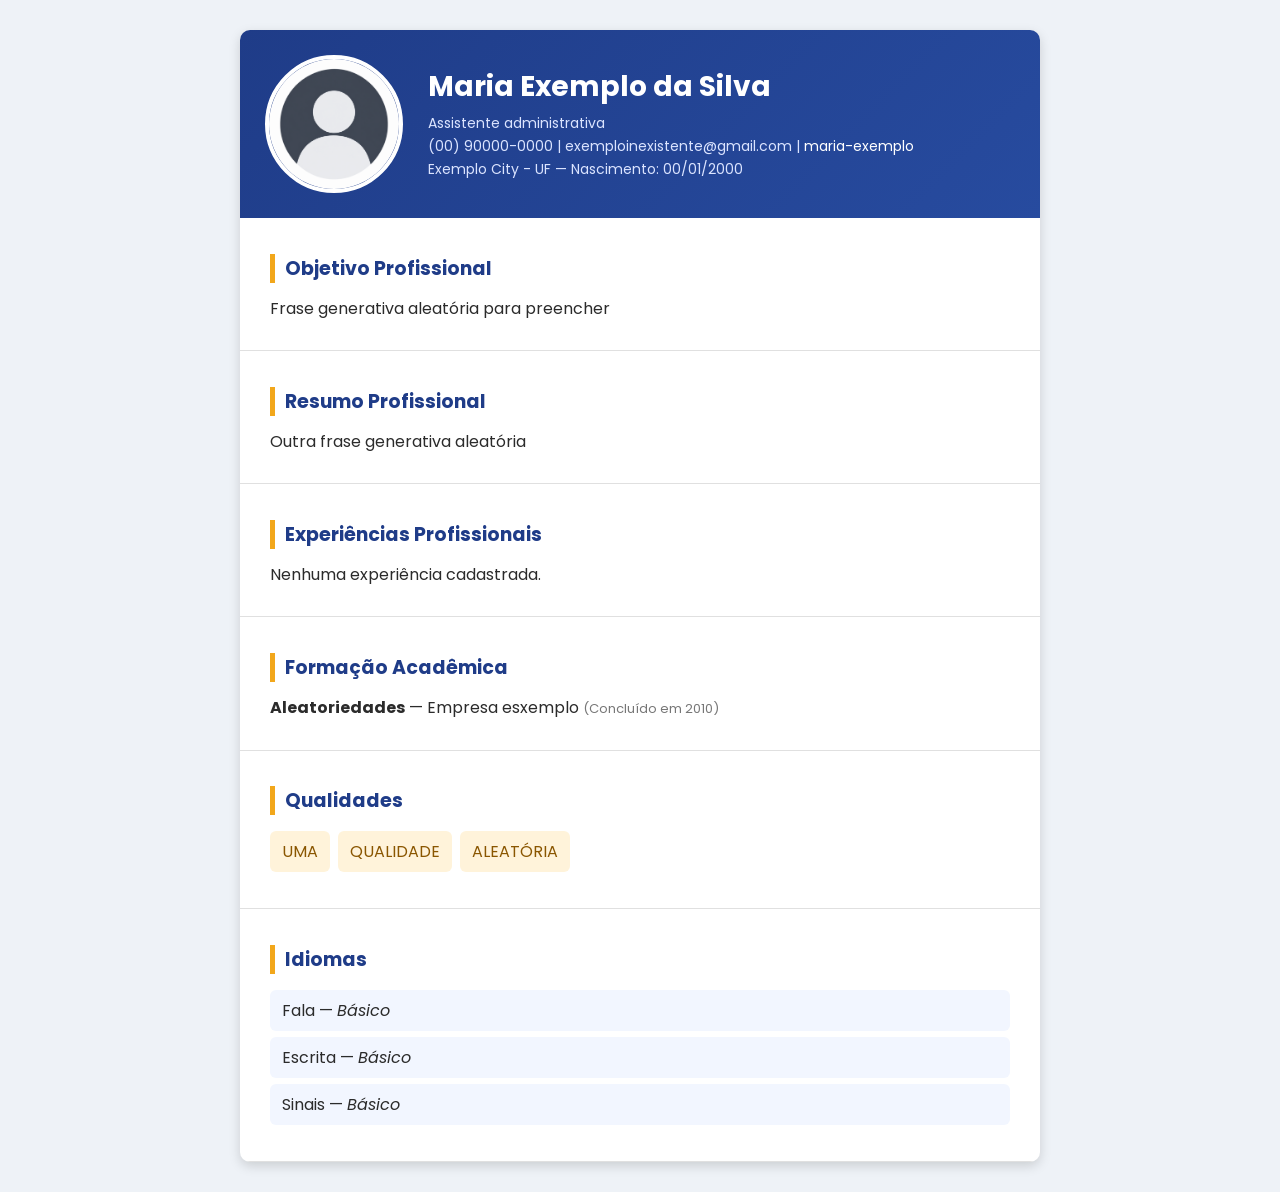
<file: exemplo/curriculo.html>
<!DOCTYPE html>
<html lang="pt-br">
<head>
<meta charset="UTF-8">
<title>Currículo - Maria Exemplo da Silva</title>
<style>
    @import url('https://fonts.googleapis.com/css2?family=Poppins:wght@400;600;700&display=swap');
    body { font-family: 'Poppins', 'Segoe UI', sans-serif; background-color: #eef2f7; margin: 0; padding: 0; color: #2b2b2b; }
    .container { max-width: 800px; margin: 30px auto; background: #ffffff; border-radius: 10px; overflow: hidden; box-shadow: 0 4px 12px rgba(0,0,0,0.15); }
    header { background: linear-gradient(135deg, #1f3c88, #274b9f); color: #ffffff; display: flex; align-items: center; padding: 25px; }
    header img { width: 130px; height: 130px; border-radius: 50%; object-fit: cover; border: 4px solid #ffffff; margin-right: 25px; }
    header h1 { margin: 0 0 5px 0; font-size: 28px; }
    a { color: #ffffff; text-decoration: none; 
}    header p { margin: 2px 0; font-size: 14px; color: #dbe4ff; }
    section { padding: 20px 30px; border-bottom: 1px solid #e0e0e0; }
    section h2 { color: #1f3c88; border-left: 5px solid #f2a71b; padding-left: 10px; font-size: 19px; margin-bottom: 15px; }
    .item { margin-bottom: 10px; line-height: 1.4; }
    .periodo { color: #777; font-size: 13px; }
    ul { list-style: none; padding-left: 0; }
    ul li { background: #f2f6ff; margin-bottom: 6px; padding: 8px 12px; border-radius: 6px; }
    .qualidades ul { display: flex; flex-wrap: wrap; gap: 8px; }
    .qualidades ul li { background: #fff3da; color: #8a5600; margin-bottom: 0; }
</style>
</head>
<body>
    <div class="container">
        <header>
            <img src="semfoto.png" alt="Foto de Maria Exemplo da Silva">
            <div>
                <h1>Maria Exemplo da Silva</h1>
                <p>Assistente administrativa</p>
                <p>(00) 90000-0000 | exemploinexistente@gmail.com | <a href='https://www.linkedin.com/in/maria-exemplo/'>maria-exemplo</a></p>
                <p>Exemplo City - UF — Nascimento: 00/01/2000</p>
            </div>
        </header>
        <section>
            <h2>Objetivo Profissional</h2>
            <div class="item">Frase generativa aleatória para preencher</div>
        </section>
        <section>
            <h2>Resumo Profissional</h2>
            <div class="item">Outra frase generativa aleatória</div>
        </section>
        <section>
            <h2>Experiências Profissionais</h2>
            <div class="item">Nenhuma experiência cadastrada.</div>
        </section>
        <section>
            <h2>Formação Acadêmica</h2>
            <div class="item">
                <strong>Aleatoriedades</strong> — Empresa esxemplo
                <span class="periodo">(Concluído em 2010)</span>
            </div>
        </section>
        <section class="qualidades">
            <h2>Qualidades</h2>
            <ul>
                <li>UMA</li>
                <li>QUALIDADE</li>
                <li>ALEATÓRIA</li>
            </ul>
        </section>
        <section>
            <h2>Idiomas</h2>
            <ul>
                <li>Fala — <em>Básico</em></li>
                <li>Escrita — <em>Básico</em></li>
                <li>Sinais — <em>Básico</em></li>
            </ul>
        </section>
    </div>
</body>
</html>
</file>
